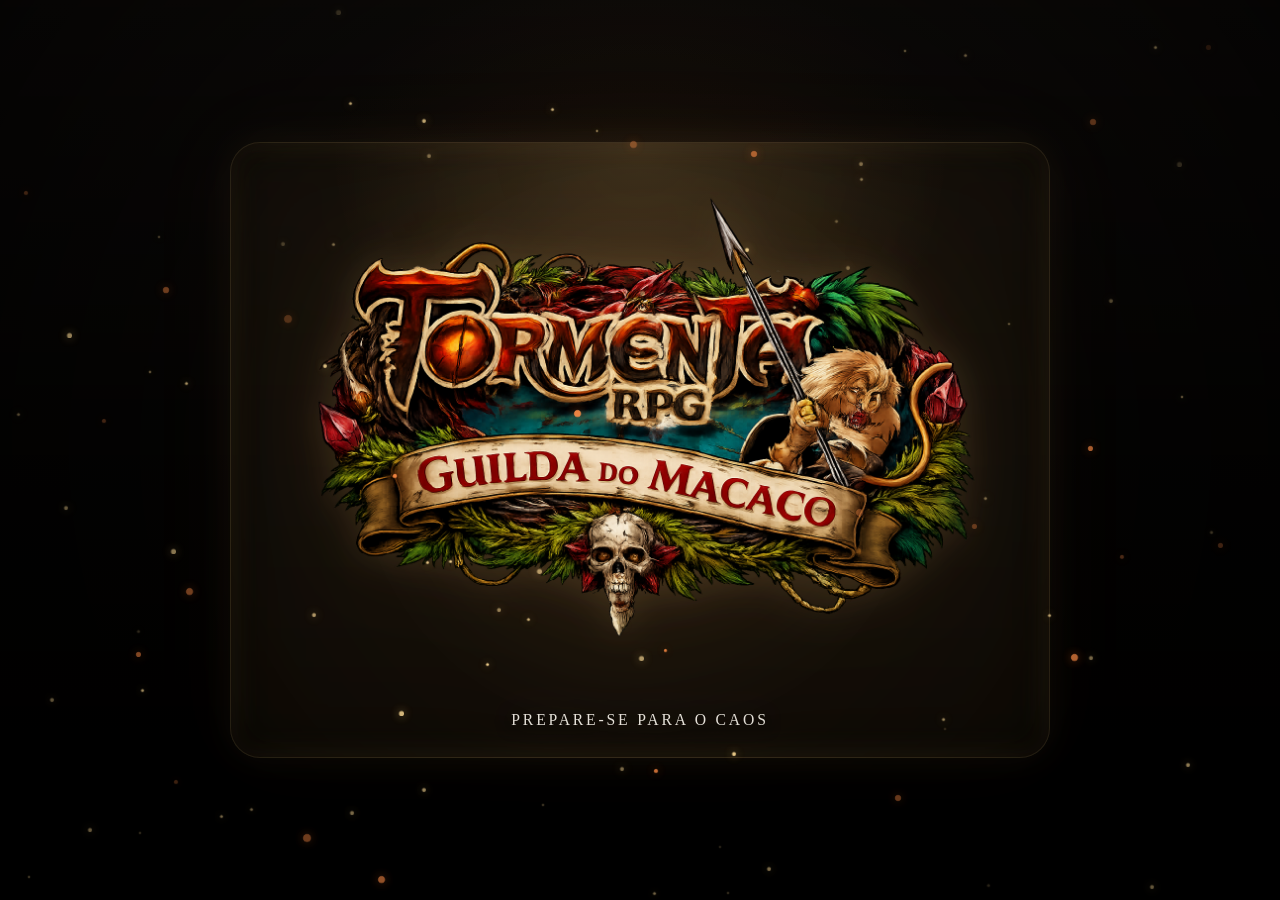
<file: index.html>
<!DOCTYPE html>
<html lang="pt-BR">
<head>
  <meta charset="UTF-8" />
  <meta name="viewport" content="width=device-width, initial-scale=1.0" />
  <title>Tormenta RPG - Guilda do Macaco</title>
  <style>
    :root {
      --bg-1: #050403;
      --bg-2: #100d0b;
      --gold: rgba(255, 220, 150, 0.95);
      --ember: rgba(255, 140, 70, 0.95);
      --shadow: rgba(0, 0, 0, 0.7);
    }

    * {
      margin: 0;
      padding: 0;
      box-sizing: border-box;
    }

    html, body {
      width: 100%;
      min-height: 100%;
      overflow-x: hidden;
      overflow-y: auto;
      font-family: Georgia, 'Times New Roman', serif;
      background:
        radial-gradient(circle at center, rgba(255, 220, 150, 0.08), transparent 24%),
        radial-gradient(circle at 50% 30%, rgba(120, 70, 20, 0.18), transparent 38%),
        linear-gradient(180deg, var(--bg-2), var(--bg-1));
    }

    .intro {
      position: fixed;
      inset: 0;
      display: flex;
      align-items: center;
      justify-content: center;
      padding: 0 18px;
      background:
        radial-gradient(circle at center, rgba(255, 232, 180, 0.10), transparent 18%),
        radial-gradient(circle at center, rgba(255, 196, 104, 0.06), transparent 34%),
        linear-gradient(180deg, rgba(0,0,0,.12), rgba(0,0,0,.88));
      opacity: 0;
      animation: appear 1.2s ease forwards;
      z-index: 1;
    }

    .intro {
      position: fixed;
      inset: 0;
      display: flex;
      align-items: center;
      justify-content: center;
      background:
        radial-gradient(circle at center, rgba(255, 232, 180, 0.10), transparent 18%),
        radial-gradient(circle at center, rgba(255, 196, 104, 0.06), transparent 34%),
        linear-gradient(180deg, rgba(0,0,0,.12), rgba(0,0,0,.88));
      opacity: 0;
      animation: appear 1.2s ease forwards;
      z-index: 1;
    }

    .intro::before {
      content: "";
      position: absolute;
      inset: 0;
      background:
        radial-gradient(circle at center, rgba(255, 220, 150, 0.12), transparent 16%),
        radial-gradient(circle at center, rgba(255, 150, 70, 0.08), transparent 36%);
      pointer-events: none;
      z-index: 0;
    }

    .logo-wrap {
      position: relative;
      z-index: 3;
      display: flex;
      flex-direction: column;
      align-items: center;
      justify-content: center;
      animation: floatIn 1.4s ease forwards, logoPulse 3.5s ease-in-out infinite;
      filter: drop-shadow(0 0 18px rgba(255, 210, 120, 0.24))
              drop-shadow(0 0 44px rgba(255, 150, 80, 0.12));
      padding: 30px 28px 26px;
      border-radius: 30px;
      background: rgba(7, 5, 3, 0.24);
      border: 1px solid rgba(255, 220, 150, 0.12);
      backdrop-filter: blur(14px);
      max-width: min(90vw, 820px);
      width: 100%;
      gap: 18px;
      overflow: hidden;
    }

    .logo-wrap::before {
      content: '';
      position: absolute;
      inset: 0;
      background: radial-gradient(circle at top, rgba(255, 210, 130, 0.12), transparent 42%);
      pointer-events: none;
      z-index: 0;
    }

    .logo-img {
      max-width: min(72vw, 760px);
      max-height: 58vh;
      width: auto;
      height: auto;
      opacity: 0;
      transform: translateY(12px) scale(0.98);
      animation: textRise 1.35s ease forwards;
      animation-delay: 0.15s;
      user-select: none;
      -webkit-user-drag: none;
      image-rendering: auto;
      z-index: 1;
    }

    .subtitle {
      margin-top: 10px;
      color: rgba(247, 243, 234, 0.92);
      font-size: 0.98rem;
      letter-spacing: 0.18em;
      text-transform: uppercase;
      text-shadow: 0 2px 16px rgba(0, 0, 0, 0.75);
      opacity: 0;
      animation: textRise 1.2s ease forwards;
      animation-delay: 0.6s;
      max-width: 92%;
      text-align: center;
      line-height: 1.5;
      z-index: 1;
    }

    .particles,
    .embers {
      position: fixed;
      inset: 0;
      pointer-events: none;
      overflow: hidden;
      z-index: 2;
    }

    .particles span,
    .embers span {
      position: absolute;
      display: block;
      border-radius: 50%;
      opacity: 0.7;
      will-change: transform, opacity;
    }

    .particles span {
      background: var(--gold);
      box-shadow: 0 0 10px rgba(255, 210, 120, 0.75);
      animation: driftUp linear infinite;
    }

    .embers span {
      background: var(--ember);
      box-shadow: 0 0 10px rgba(255, 120, 50, 0.65);
      animation: emberRise ease-in infinite;
      filter: blur(0.2px);
    }

    .vignette {
      position: fixed;
      inset: 0;
      z-index: 4;
      pointer-events: none;
      background: radial-gradient(circle at center, transparent 36%, rgba(0,0,0,.58) 100%);
    }

    .fadeOut {
      animation: fadeAway 1.4s ease forwards;
    }

    @keyframes appear {
      from { opacity: 0; }
      to { opacity: 1; }
    }

    @keyframes floatIn {
      0% { opacity: 0; transform: translateY(22px) scale(0.94); }
      100% { opacity: 1; transform: translateY(0) scale(1); }
    }

    @keyframes textRise {
      0% { opacity: 0; transform: translateY(22px); filter: blur(4px); }
      100% { opacity: 1; transform: translateY(0); filter: blur(0); }
    }

    @keyframes logoPulse {
      0%, 100% { transform: scale(1); }
      50% { transform: scale(1.018); }
    }

    @keyframes driftUp {
      from { transform: translateY(110vh) translateX(0) scale(0.8); opacity: 0; }
      15% { opacity: 0.85; }
      to { transform: translateY(-14vh) translateX(18px) scale(1.1); opacity: 0; }
    }

    @keyframes emberRise {
      from { transform: translateY(108vh) translateX(0) scale(0.7); opacity: 0; }
      20% { opacity: 0.85; }
      100% { transform: translateY(-18vh) translateX(-30px) scale(1.25); opacity: 0; }
    }

    @keyframes fadeAway {
      from { opacity: 1; filter: blur(0); transform: scale(1); }
      to { opacity: 0; filter: blur(10px); transform: scale(1.08); }
    }

    @media (max-width: 768px) {
      .logo-wrap {
        padding: 24px 18px 20px;
      }

      .logo-img { max-height: 48vh; max-width: 86vw; }
      .subtitle { letter-spacing: .14em; font-size: .82rem; }
    }

    @media (max-width: 600px) {
      .logo-wrap {
        padding: 20px 16px 18px;
      }

      .logo-img { max-width: 92vw; max-height: 42vh; }
      .subtitle { font-size: .78rem; }
    }

    @media (max-width: 480px) {
      .logo-wrap {
        padding: 18px 14px 16px;
      }

      .logo-img { max-height: 34vh; max-width: 92vw; }
      .subtitle { font-size: .68rem; }
    }
  </style>
</head>
<body>
  <div class="intro" id="intro">
    <div class="logo-wrap">
      <img id="logo" class="logo-img" src="Img/TormentaLOGO.png" alt="Tormenta RPG - Guilda do Macaco" />
      <div class="subtitle">Prepare-se para o Caos</div>
    </div>
  </div>

  <div class="particles" id="particles"></div>
  <div class="embers" id="embers"></div>
  <div class="vignette"></div>

  <script>
    const intro = document.getElementById('intro');
    const particles = document.getElementById('particles');
    const embers = document.getElementById('embers');
    const logo = document.getElementById('logo');

    function createParticles(container, count, minSize, maxSize, minDuration, maxDuration, className) {
      for (let i = 0; i < count; i++) {
        const el = document.createElement('span');
        const size = minSize + Math.random() * (maxSize - minSize);
        const duration = minDuration + Math.random() * (maxDuration - minDuration);
        const delay = Math.random() * -maxDuration;

        el.className = className;
        el.style.left = Math.random() * 100 + 'vw';
        el.style.top = Math.random() * 100 + 'vh';
        el.style.width = size + 'px';
        el.style.height = size + 'px';
        el.style.animationDuration = duration + 's';
        el.style.animationDelay = delay + 's';
        el.style.opacity = (0.25 + Math.random() * 0.75).toFixed(2);

        container.appendChild(el);
      }
    }

    function createGlowBurst() {
      for (let i = 0; i < 14; i++) {
        const glow = document.createElement('span');
        const size = 3 + Math.random() * 7;
        glow.style.position = 'fixed';
        glow.style.left = (45 + Math.random() * 10) + 'vw';
        glow.style.top = (35 + Math.random() * 30) + 'vh';
        glow.style.width = size + 'px';
        glow.style.height = size + 'px';
        glow.style.borderRadius = '50%';
        glow.style.background = 'rgba(255, 220, 150, 0.95)';
        glow.style.boxShadow = '0 0 12px rgba(255, 210, 120, 0.9)';
        glow.style.pointerEvents = 'none';
        glow.style.zIndex = '3';
        glow.style.animation = `glowPop ${1.2 + Math.random() * 1.2}s ease-out forwards`;
        document.body.appendChild(glow);

        setTimeout(() => glow.remove(), 2600);
      }
    }

    const extraStyle = document.createElement('style');
    extraStyle.textContent = `
      @keyframes glowPop {
        0%   { transform: scale(0.4); opacity: 0; }
        20%  { opacity: 1; }
        100% { transform: scale(2.8); opacity: 0; }
      }
    `;
    document.head.appendChild(extraStyle);

    function removeWhiteBackground(imageElement, threshold = 245) {
      return new Promise((resolve) => {
        const img = new Image();
        img.crossOrigin = 'anonymous';
        img.src = imageElement.src;

        img.onload = () => {
          try {
            const canvas = document.createElement('canvas');
            const ctx = canvas.getContext('2d', { willReadFrequently: true });
            canvas.width = img.naturalWidth;
            canvas.height = img.naturalHeight;

            ctx.drawImage(img, 0, 0);
            const imageData = ctx.getImageData(0, 0, canvas.width, canvas.height);
            const data = imageData.data;

            for (let i = 0; i < data.length; i += 4) {
              const r = data[i];
              const g = data[i + 1];
              const b = data[i + 2];
              const a = data[i + 3];

              const isNearWhite = r >= threshold && g >= threshold && b >= threshold;
              if (a > 0 && isNearWhite) {
                data[i + 3] = 0;
              }
            }

            ctx.putImageData(imageData, 0, 0);
            imageElement.src = canvas.toDataURL('image/png');
            resolve(true);
          } catch (err) {
            resolve(false);
          }
        };

        img.onerror = () => resolve(false);
      });
    }

    createParticles(particles, 70, 2, 5, 5, 11, 'particle');
    createParticles(embers, 24, 3, 8, 3.2, 6.8, 'ember');
    createGlowBurst();

    const esperaTotal = 5000;
    const tempoDeSumir = 1400;

    window.addEventListener('load', async () => {
      await removeWhiteBackground(logo, 246);

      setTimeout(() => {
        intro.classList.add('fadeOut');

        setTimeout(() => {
          window.location.href = 'Visualizar-Fichas/Fichas.html';
        }, tempoDeSumir);
      }, esperaTotal);
    });
  </script>
</body>
</html>
</file>
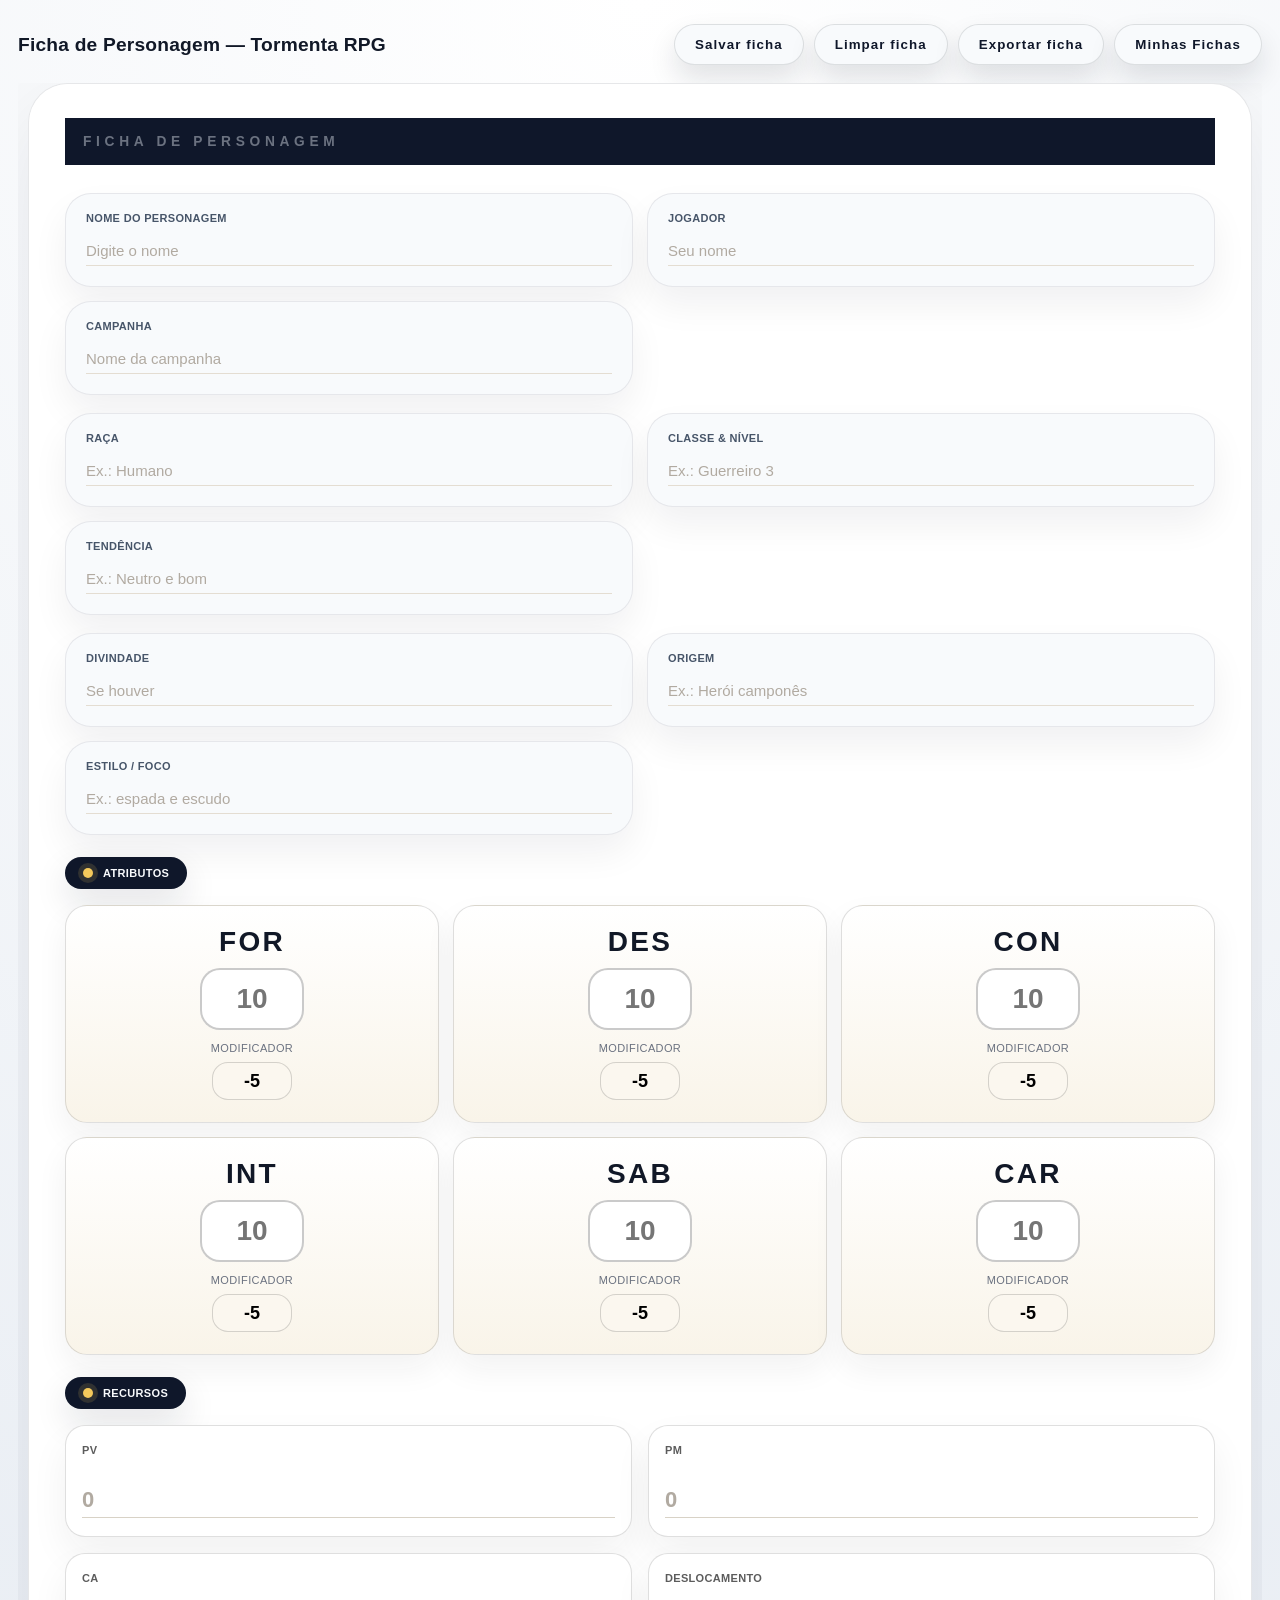
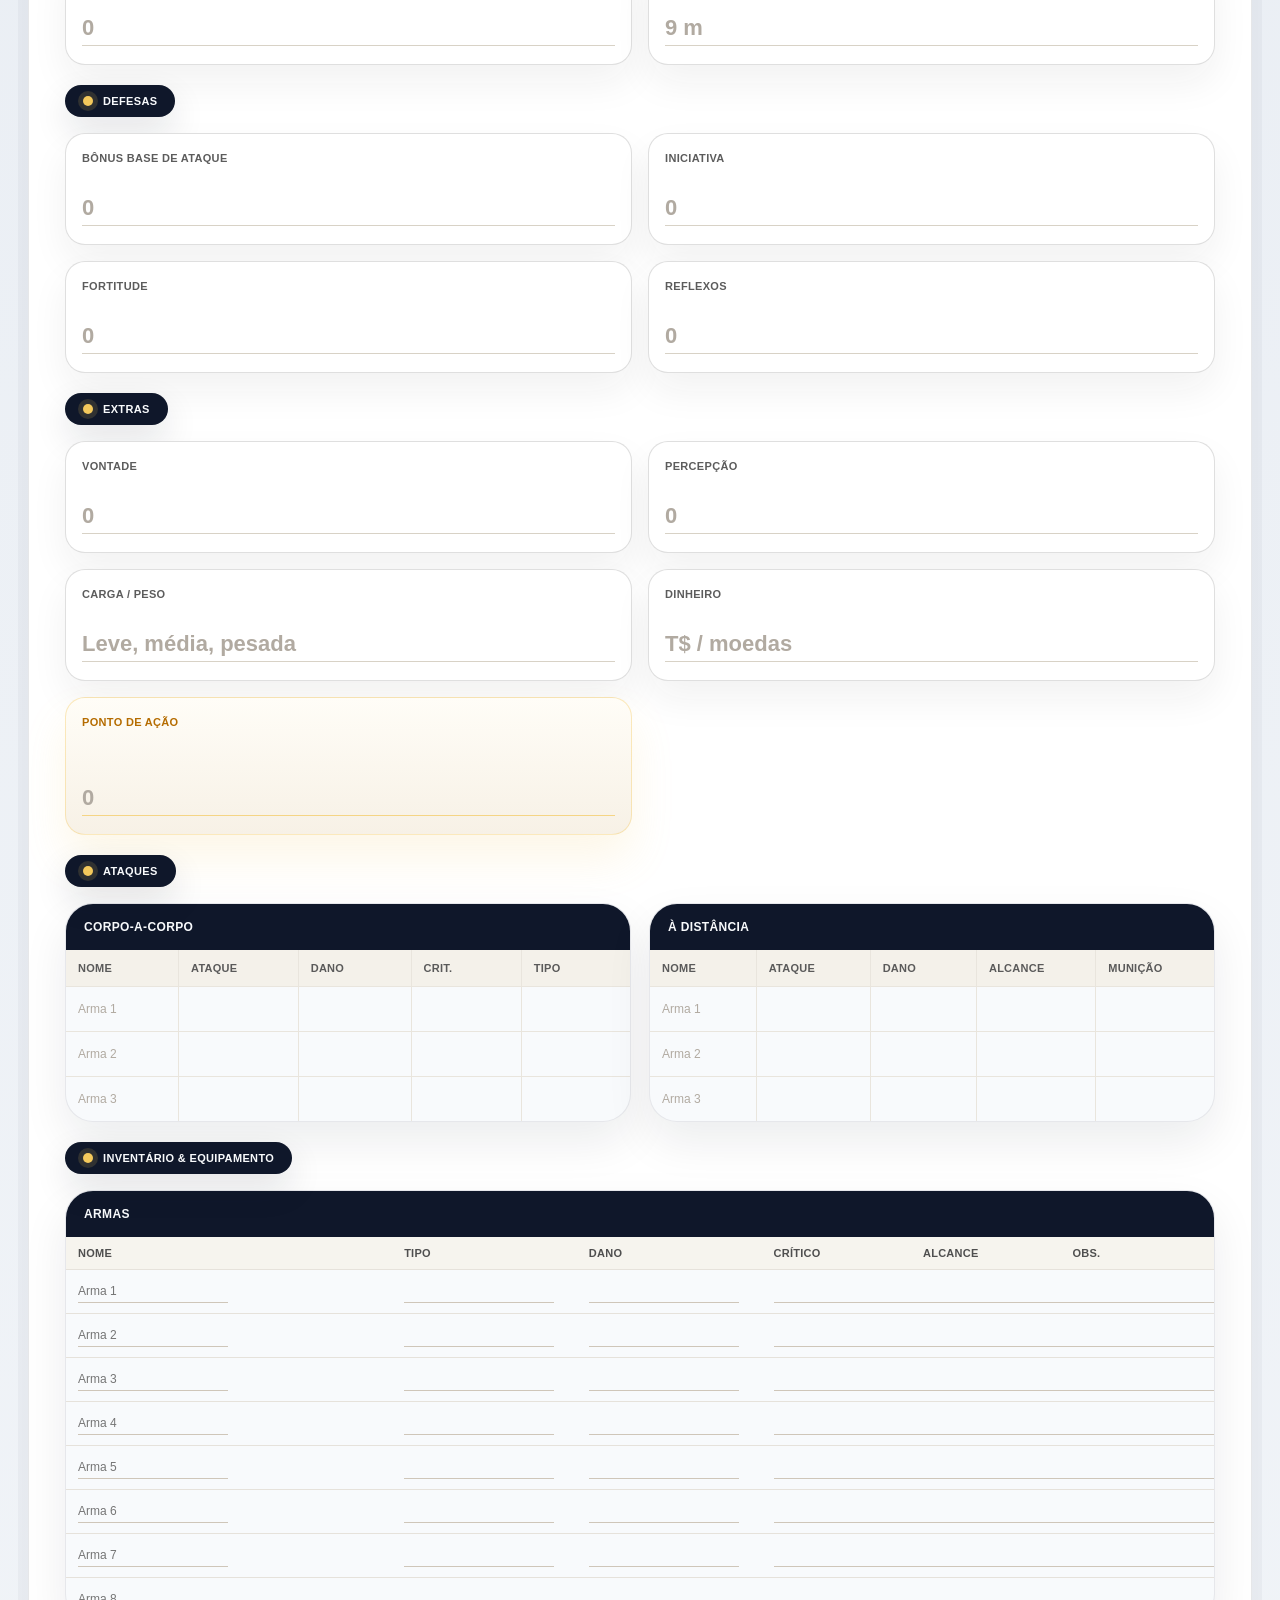
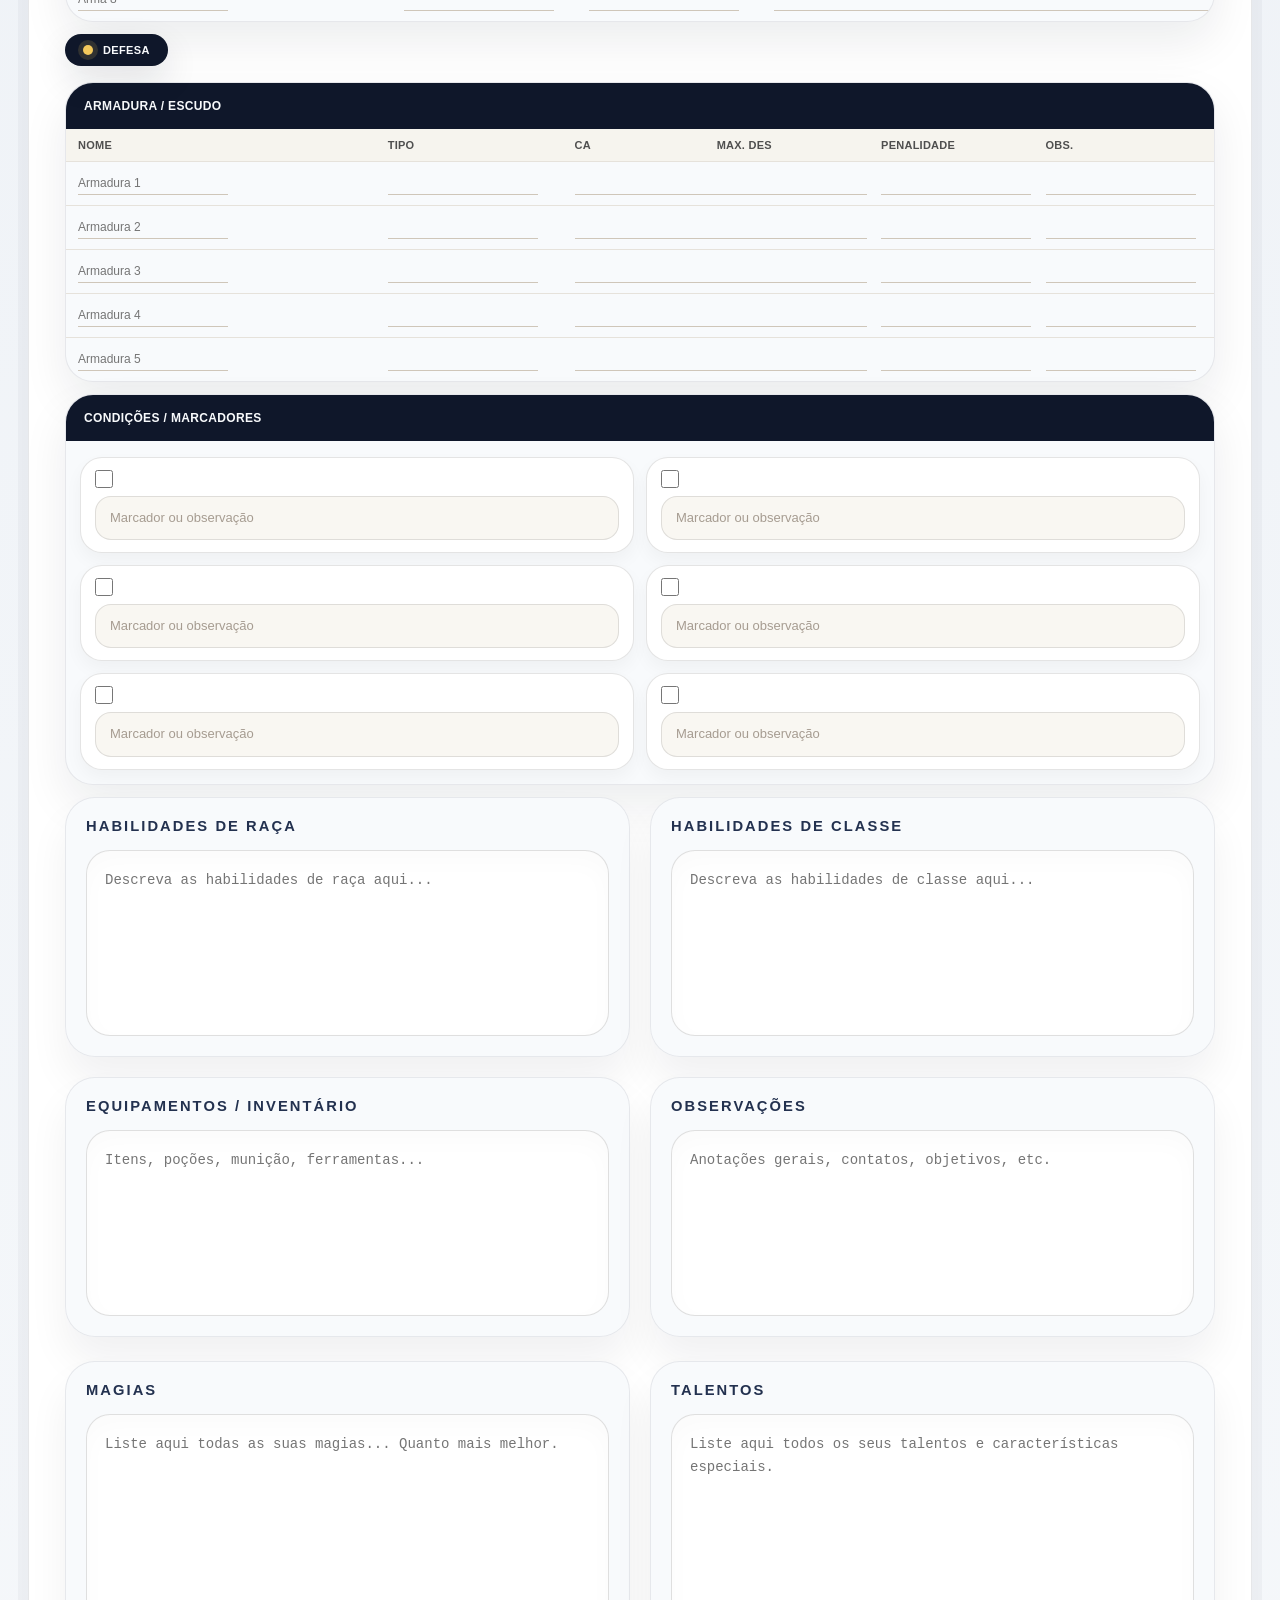
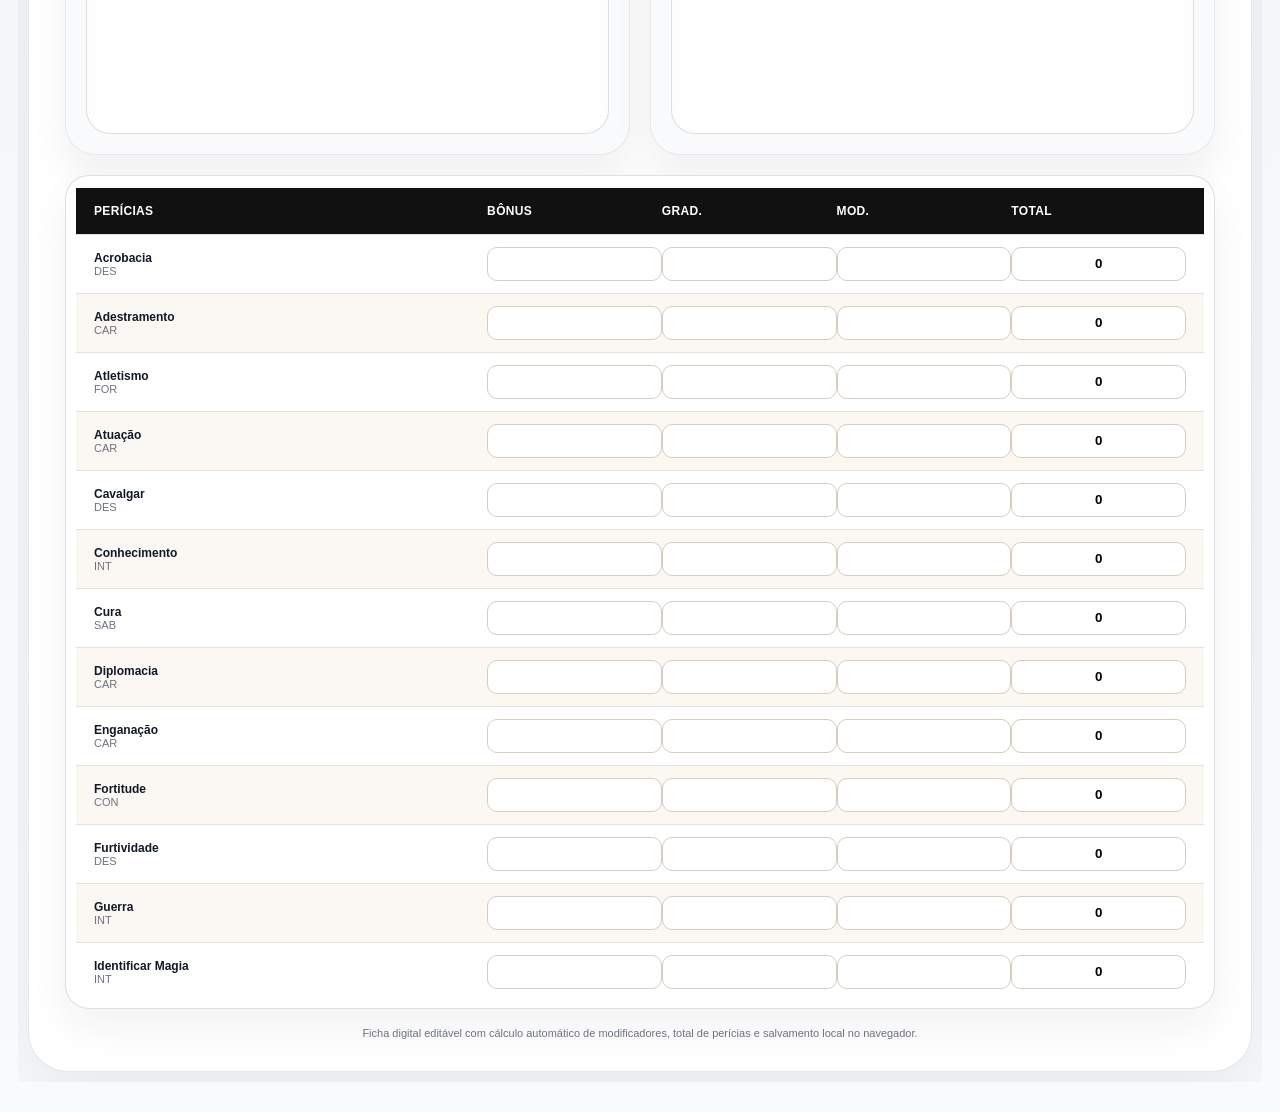
<file: FIchasTela/Tormenta.html>
<!doctype html>
<html lang="pt-BR">
<head>
  <meta charset="utf-8" />
  <meta name="viewport" content="width=device-width, initial-scale=1" />
  <title>Ficha de Personagem — Tormenta RPG</title>

  <!-- Arquivo de estilos -->
  <link rel="stylesheet" href="Tormenta.css" />
</head>
<body>
  <!-- Área principal da aplicação -->
  <div class="app">

    <!-- Barra superior com título e botões -->
    <div class="toolbar">
      <h1>Ficha de Personagem — Tormenta RPG</h1>

      <div class="actions">
        <button class="secondary" type="button" id="btnSave">Salvar ficha</button>
        <button class="secondary" type="button" id="btnClear">Limpar ficha</button>
        <button class="secondary" type="button" id="btnExport">Exportar ficha</button>
        <button class="secondary" type="button" onclick="window.location.href='../Visualizar-Fichas/Fichas.html'">Minhas Fichas</button>
      </div>
    </div>

    <!-- Área com rolagem horizontal caso a tela seja pequena -->
    <div class="sheet-wrap">
      <!-- Formulário principal da ficha -->
      <form class="sheet" id="characterSheet">

        <!-- Cabeçalho com campos principais -->
        <div class="header">
          <div class="hero-card">
            <div class="card-head">Ficha de Personagem</div>

            <!-- Primeira linha de campos -->
            <div class="top-grid">
              <div class="field">
                <label for="personagem">Nome do personagem</label>
                <input id="personagem" name="personagem" type="text" placeholder="Digite o nome" />
              </div>

              <div class="field">
                <label for="jogador">Jogador</label>
                <input id="jogador" name="jogador" type="text" placeholder="Seu nome" />
              </div>

              <div class="field">
                <label for="campanha">Campanha</label>
                <input id="campanha" name="campanha" type="text" placeholder="Nome da campanha" />
              </div>
            </div>

            <!-- Segunda linha de campos -->
            <div class="top-grid">
              <div class="field">
                <label for="raca">Raça</label>
                <input id="raca" name="raca" type="text" placeholder="Ex.: Humano" />
              </div>

              <div class="field">
                <label for="classeNivel">Classe &amp; nível</label>
                <input id="classeNivel" name="classeNivel" type="text" placeholder="Ex.: Guerreiro 3" />
              </div>

              <div class="field">
                <label for="tendencia">Tendência</label>
                <input id="tendencia" name="tendencia" type="text" placeholder="Ex.: Neutro e bom" />
              </div>
            </div>

            <!-- Terceira linha de campos -->
            <div class="top-grid">
              <div class="field">
                <label for="divindade">Divindade</label>
                <input id="divindade" name="divindade" type="text" placeholder="Se houver" />
              </div>

              <div class="field">
                <label for="origem">Origem</label>
                <input id="origem" name="origem" type="text" placeholder="Ex.: Herói camponês" />
              </div>

              <div class="field">
                <label for="foco">Estilo / foco</label>
                <input id="foco" name="foco" type="text" placeholder="Ex.: espada e escudo" />
              </div>
            </div>
          </div>
        </div>

        <!-- Seção de atributos -->
        <div class="section-title">Atributos</div>
        <div class="ability-grid" id="abilities"></div>

        <!-- Seção de recursos -->
        <div class="section-title">Recursos</div>
        <div class="quick-stats">
          <div class="mini">
            <label for="pv">PV</label>
            <input id="pv" name="pv" type="number" placeholder="0" />
          </div>

          <div class="mini">
            <label for="pm">PM</label>
            <input id="pm" name="pm" type="number" placeholder="0" />
          </div>

          <div class="mini">
            <label for="ca">CA</label>
            <input id="ca" name="ca" type="number" placeholder="0" />
          </div>

          <div class="mini">
            <label for="deslocamento">Deslocamento</label>
            <input id="deslocamento" name="deslocamento" type="text" placeholder="9 m" />
          </div>
        </div>

        <!-- Seção de defesas -->
        <div class="section-title">Defesas</div>
        <div class="quick-stats">
          <div class="mini">
            <label for="bba">Bônus Base de Ataque</label>
            <input id="bba" name="bba" type="number" placeholder="0" />
          </div>

          <div class="mini">
            <label for="iniciativa">Iniciativa</label>
            <input id="iniciativa" name="iniciativa" type="number" placeholder="0" />
          </div>

          <div class="mini">
            <label for="fortitude">Fortitude</label>
            <input id="fortitude" name="fortitude" type="number" placeholder="0" />
          </div>

          <div class="mini">
            <label for="reflexos">Reflexos</label>
            <input id="reflexos" name="reflexos" type="number" placeholder="0" />
          </div>
        </div>

        <!-- Seção de extras -->
        <div class="section-title">Extras</div>
        <div class="quick-stats">
          <div class="mini">
            <label for="vontade">Vontade</label>
            <input id="vontade" name="vontade" type="number" placeholder="0" />
          </div>

          <div class="mini">
            <label for="percepcao">Percepção</label>
            <input id="percepcao" name="percepcao" type="number" placeholder="0" />
          </div>

          <div class="mini">
            <label for="carga">Carga / peso</label>
            <input id="carga" name="carga" type="text" placeholder="Leve, média, pesada" />
          </div>

          <div class="mini">
            <label for="dinheiro">Dinheiro</label>
            <input id="dinheiro" name="dinheiro" type="text" placeholder="T$ / moedas" />
          </div>

          <!-- Campo destacado para Ponto de Ação -->
          <div class="mini action-point">
            <label for="ponto_acao">Ponto de Ação</label>
            <input id="ponto_acao" name="ponto_acao" type="number" placeholder="0" />
          </div>
        </div>

        <!-- Seção de ataques -->
        <div class="section-title">Ataques</div>
        <div class="combat-grid">
          <div class="table-card">
            <div class="card-head">Corpo-a-corpo</div>
            <table>
              <thead>
                <tr>
                  <th>Nome</th><th>Ataque</th><th>Dano</th><th>Crit.</th><th>Tipo</th>
                </tr>
              </thead>
              <tbody>
                <tr>
                  <td><input type="text" name="cc_nome_1" placeholder="Arma 1" /></td>
                  <td><input type="text" name="cc_ataque_1" /></td>
                  <td><input type="text" name="cc_dano_1" /></td>
                  <td><input type="text" name="cc_crit_1" /></td>
                  <td><input type="text" name="cc_tipo_1" /></td>
                </tr>
                <tr>
                  <td><input type="text" name="cc_nome_2" placeholder="Arma 2" /></td>
                  <td><input type="text" name="cc_ataque_2" /></td>
                  <td><input type="text" name="cc_dano_2" /></td>
                  <td><input type="text" name="cc_crit_2" /></td>
                  <td><input type="text" name="cc_tipo_2" /></td>
                </tr>
                <tr>
                  <td><input type="text" name="cc_nome_3" placeholder="Arma 3" /></td>
                  <td><input type="text" name="cc_ataque_3" /></td>
                  <td><input type="text" name="cc_dano_3" /></td>
                  <td><input type="text" name="cc_crit_3" /></td>
                  <td><input type="text" name="cc_tipo_3" /></td>
                </tr>
              </tbody>
            </table>
          </div>

          <div class="table-card">
            <div class="card-head">À distância</div>
            <table>
              <thead>
                <tr>
                  <th>Nome</th><th>Ataque</th><th>Dano</th><th>Alcance</th><th>Munição</th>
                </tr>
              </thead>
              <tbody>
                <tr>
                  <td><input type="text" name="dist_nome_1" placeholder="Arma 1" /></td>
                  <td><input type="text" name="dist_ataque_1" /></td>
                  <td><input type="text" name="dist_dano_1" /></td>
                  <td><input type="text" name="dist_alcance_1" /></td>
                  <td><input type="text" name="dist_municao_1" /></td>
                </tr>
                <tr>
                  <td><input type="text" name="dist_nome_2" placeholder="Arma 2" /></td>
                  <td><input type="text" name="dist_ataque_2" /></td>
                  <td><input type="text" name="dist_dano_2" /></td>
                  <td><input type="text" name="dist_alcance_2" /></td>
                  <td><input type="text" name="dist_municao_2" /></td>
                </tr>
                <tr>
                  <td><input type="text" name="dist_nome_3" placeholder="Arma 3" /></td>
                  <td><input type="text" name="dist_ataque_3" /></td>
                  <td><input type="text" name="dist_dano_3" /></td>
                  <td><input type="text" name="dist_alcance_3" /></td>
                  <td><input type="text" name="dist_municao_3" /></td>
                </tr>
              </tbody>
            </table>
          </div>
        </div>

        <!-- Seção de inventário e equipamento -->
        <div class="section-title">Inventário &amp; Equipamento</div>

        <!-- Lista de armas -->
        <div class="table-card armas" style="margin-bottom:12px;">
          <div class="card-head">Armas</div>
          <div class="grid-row head">
            <div>Nome</div><div>Tipo</div><div>Dano</div><div>Crítico</div><div>Alcance</div><div>Obs.</div>
          </div>
          <div id="armasRows"></div>
        </div>

        <!-- Coluna dupla: defesa e perícias -->
        <div class="two-col">
          <div>
            <div class="section-title">Defesa</div>

            <!-- Lista de armaduras -->
            <div class="table-card armaduras" style="margin-bottom:12px;">
              <div class="card-head">Armadura / Escudo</div>
              <div class="grid-row head">
                <div>Nome</div><div>Tipo</div><div>CA</div><div>Max. DES</div><div>Penalidade</div><div>Obs.</div>
              </div>
              <div id="armadurasRows"></div>
            </div>

            <!-- Marcadores e condições -->
            <div class="table-card" style="margin-bottom:12px;">
              <div class="card-head">Condições / marcadores</div>
              <div style="padding:12px 14px 14px;">
                <div class="checkbox-grid">
                  <label class="check">
                    <div class="check-label">
                      <input type="checkbox" name="marcador_1" />
                      <span></span>
                    </div>
                    <input class="marker-input" type="text" name="marcador_1_obs" placeholder="Marcador ou observação" />
                  </label>

                  <label class="check">
                    <div class="check-label">
                      <input type="checkbox" name="marcador_2" />
                      <span></span>
                    </div>
                    <input class="marker-input" type="text" name="marcador_2_obs" placeholder="Marcador ou observação" />
                  </label>

                  <label class="check">
                    <div class="check-label">
                      <input type="checkbox" name="marcador_3" />
                      <span></span>
                    </div>
                    <input class="marker-input" type="text" name="marcador_3_obs" placeholder="Marcador ou observação" />
                  </label>

                  <label class="check">
                    <div class="check-label">
                      <input type="checkbox" name="marcador_4" />
                      <span></span>
                    </div>
                    <input class="marker-input" type="text" name="marcador_4_obs" placeholder="Marcador ou observação" />
                  </label>

                  <label class="check">
                    <div class="check-label">
                      <input type="checkbox" name="marcador_5" />
                      <span></span>
                    </div>
                    <input class="marker-input" type="text" name="marcador_5_obs" placeholder="Marcador ou observação" />
                  </label>

                  <label class="check">
                    <div class="check-label">
                      <input type="checkbox" name="marcador_6" />
                      <span></span>
                    </div>
                    <input class="marker-input" type="text" name="marcador_6_obs" placeholder="Marcador ou observação" />
                  </label>
                </div>
              </div>
            </div>

            <!-- Blocos de texto -->
            <div class="notes-grid" style="margin-top:0;">
              <div class="panel">
                <h2>Habilidades de raça</h2>
                <div class="large-note">
                  <textarea name="habilidades_raca" placeholder="Descreva as habilidades de raça aqui..."></textarea>
                </div>
              </div>

              <div class="panel">
                <h2>Habilidades de classe</h2>
                <div class="large-note">
                  <textarea name="habilidades_classe" placeholder="Descreva as habilidades de classe aqui..."></textarea>
                </div>
              </div>
            </div>

            <div class="notes-grid">
              <div class="panel">
                <h2>Equipamentos / Inventário</h2>
                <div class="large-note">
                  <textarea name="inventario" placeholder="Itens, poções, munição, ferramentas..."></textarea>
                </div>
              </div>

              <div class="panel">
                <h2>Observações</h2>
                <div class="large-note">
                  <textarea name="observacoes" placeholder="Anotações gerais, contatos, objetivos, etc."></textarea>
                </div>
              </div>
            </div>

            <div class="notes-grid notes-grid--wide">
              <div class="panel">
                <h2>Magias</h2>
                <div class="large-note large-note--scroll">
                  <textarea name="magias" placeholder="Liste aqui todas as suas magias... Quanto mais melhor."></textarea>
                </div>
              </div>

              <div class="panel">
                <h2>Talentos</h2>
                <div class="large-note large-note--scroll">
                  <textarea name="talentos" placeholder="Liste aqui todos os seus talentos e características especiais."></textarea>
                </div>
              </div>
            </div>
          </div>

          <!-- Coluna das perícias -->
          <div>
            <div class="skills-wrap">
              <div class="skills-head">
                <div>Perícias</div>
                <div>Bônus</div>
                <div>Grad.</div>
                <div>Mod.</div>
                <div>Total</div>
              </div>
              <div class="skills-body" id="skillsBody"></div>
            </div>
          </div>
        </div>

        <!-- Rodapé -->
        <div class="footer">
          Ficha digital editável com cálculo automático de modificadores, total de perícias e salvamento local no navegador.
        </div>
      </form>
    </div>
  </div>

  <!-- Arquivo JavaScript -->
  <script src="Tormenta.js"></script>
</body>
</html>
</file>
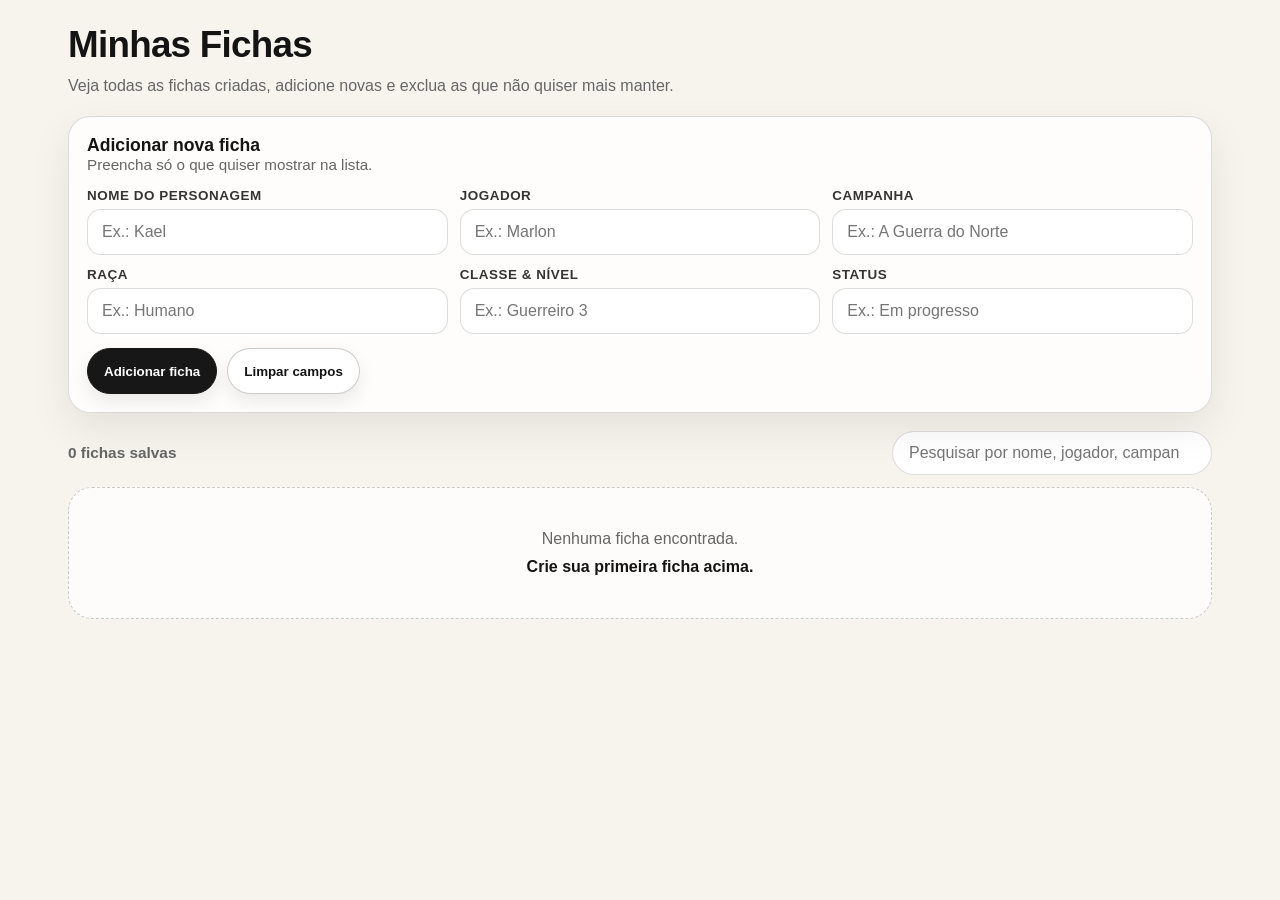
<file: Visualizar-Fichas/Fichas.html>
<!doctype html>
<html lang="pt-BR">
<head>
  <meta charset="utf-8" />
  <meta name="viewport" content="width=device-width, initial-scale=1" />
  <title>Minhas Fichas — Tormenta RPG</title>
  <style>
    :root {
      --bg: #f4f3ef;
      --card: #ffffff;
      --ink: #141414;
      --muted: #666;
      --line: rgba(20,20,20,.14);
      --line-strong: rgba(20,20,20,.22);
      --accent: #171717;
      --accent-soft: #2b2b2b;
      --success: #10b981;
      --danger: #ef4444;
      --radius: 22px;
      --shadow: 0 16px 42px rgba(0,0,0,.08);
    }

    * { box-sizing: border-box; }
    html, body { margin: 0; padding: 0; }
    body {
      font-family: Inter, Arial, Helvetica, sans-serif;
      min-height: 100vh;
      background: #f7f4ee;
      color: var(--ink);
    }

    .app {
      max-width: 1180px;
      margin: 0 auto;
      padding: 24px 18px 40px;
    }

    .toolbar {
      display: flex;
      justify-content: space-between;
      align-items: flex-end;
      gap: 16px;
      flex-wrap: wrap;
      margin-bottom: 18px;
    }

    .title-block h1 {
      margin: 0;
      font-size: clamp(1.5rem, 3vw, 2.3rem);
      letter-spacing: -.02em;
    }

    .title-block p {
      margin: 8px 0 0;
      color: var(--muted);
      max-width: 640px;
      line-height: 1.5;
    }

    .toolbar-actions {
      display: flex;
      gap: 10px;
      flex-wrap: wrap;
      align-items: center;
    }

    .button {
      appearance: none;
      border: 1px solid var(--accent);
      background: var(--accent);
      color: white;
      padding: 12px 16px;
      border-radius: 999px;
      font-weight: 800;
      cursor: pointer;
      box-shadow: 0 8px 18px rgba(0,0,0,.08);
      transition: transform .15s ease, opacity .15s ease, background .15s ease;
      text-decoration: none;
      display: inline-flex;
      align-items: center;
      justify-content: center;
      gap: 8px;
      min-height: 46px;
    }

    .button:hover { transform: translateY(-1px); opacity: .96; }
    .button.secondary {
      background: white;
      color: var(--ink);
      border-color: var(--line-strong);
    }

    .panel {
      background: rgba(255,255,255,.8);
      border: 1px solid var(--line);
      border-radius: var(--radius);
      box-shadow: var(--shadow);
      backdrop-filter: blur(8px);
    }

    .creator {
      padding: 18px;
      margin-bottom: 18px;
    }

    .creator-head {
      display: flex;
      justify-content: space-between;
      align-items: center;
      gap: 12px;
      flex-wrap: wrap;
      margin-bottom: 14px;
    }

    .creator-head h2 {
      margin: 0;
      font-size: 1.1rem;
    }

    .creator-head span {
      color: var(--muted);
      font-size: .95rem;
    }

    .grid {
      display: grid;
      grid-template-columns: repeat(3, minmax(0, 1fr));
      gap: 12px;
    }

    .field {
      display: flex;
      flex-direction: column;
      gap: 6px;
    }

    .field label {
      font-size: .84rem;
      font-weight: 800;
      text-transform: uppercase;
      letter-spacing: .04em;
      color: #343434;
    }

    .field input {
      width: 100%;
      border: 1px solid var(--line);
      border-radius: 14px;
      background: white;
      padding: 13px 14px;
      font-size: 1rem;
      outline: none;
      transition: border-color .15s ease, box-shadow .15s ease;
    }

    .field input:focus {
      border-color: var(--accent-soft);
      box-shadow: 0 0 0 4px rgba(23,23,23,.08);
    }

    .creator-actions {
      display: flex;
      gap: 10px;
      flex-wrap: wrap;
      margin-top: 14px;
    }

    .list-head {
      display: flex;
      justify-content: space-between;
      align-items: center;
      gap: 12px;
      flex-wrap: wrap;
      margin: 8px 0 12px;
    }

    .list-head .count {
      color: var(--muted);
      font-size: .96rem;
      font-weight: 700;
    }

    .search {
      min-width: min(100%, 320px);
    }

    .search input {
      width: 100%;
      border: 1px solid var(--line);
      border-radius: 999px;
      background: white;
      padding: 12px 16px;
      outline: none;
      font-size: 1rem;
    }

    .cards-grid {
      display: grid;
      gap: 14px;
    }

    .card {
      background: var(--card);
      border: 1px solid var(--line);
      border-radius: 24px;
      padding: 18px;
      box-shadow: var(--shadow);
      overflow: hidden;
      position: relative;
    }

    .card::before {
      content: "";
      position: absolute;
      inset: 0 auto auto 0;
      width: 100%;
      height: 6px;
      background: linear-gradient(90deg, var(--accent), #555);
    }

    .card-top {
      display: flex;
      justify-content: space-between;
      gap: 12px;
      align-items: flex-start;
      flex-wrap: wrap;
      margin-top: 8px;
    }

    .card h3 {
      margin: 0;
      font-size: 1.2rem;
      letter-spacing: -.01em;
    }

    .badge {
      display: inline-flex;
      align-items: center;
      gap: 6px;
      padding: 8px 12px;
      border-radius: 999px;
      background: #f4f4f2;
      color: #343434;
      font-size: .84rem;
      font-weight: 700;
      border: 1px solid rgba(0,0,0,.08);
      white-space: nowrap;
    }

    .meta-grid {
      display: grid;
      grid-template-columns: repeat(2, minmax(0, 1fr));
      gap: 10px 14px;
      margin-top: 16px;
    }

    .meta {
      padding: 12px 14px;
      border: 1px solid rgba(0,0,0,.08);
      border-radius: 16px;
      background: #fbfbfa;
    }

    .meta span {
      display: block;
      font-size: .78rem;
      text-transform: uppercase;
      letter-spacing: .05em;
      color: var(--muted);
      font-weight: 800;
      margin-bottom: 5px;
    }

    .meta strong {
      display: block;
      font-size: 1rem;
      word-break: break-word;
    }

    .card-actions {
      display: flex;
      justify-content: flex-end;
      gap: 10px;
      margin-top: 16px;
      flex-wrap: wrap;
    }

    .button.danger {
      background: var(--danger);
      border-color: var(--danger);
    }

    .button.small {
      min-height: 42px;
      padding: 10px 14px;
      font-size: .95rem;
    }

    .empty-state {
      text-align: center;
      padding: 42px 20px;
      border-radius: 24px;
      border: 1.5px dashed rgba(0,0,0,.2);
      background: rgba(255,255,255,.72);
      color: var(--muted);
    }

    .empty-state strong {
      display: block;
      color: var(--ink);
      margin-top: 10px;
    }

    .toast {
      position: fixed;
      right: 18px;
      bottom: 18px;
      z-index: 9999;
      padding: 14px 16px;
      border-radius: 14px;
      color: white;
      font-weight: 800;
      box-shadow: 0 14px 30px rgba(0,0,0,.18);
      transform: translateY(16px);
      opacity: 0;
      transition: opacity .2s ease, transform .2s ease;
      pointer-events: none;
      max-width: min(92vw, 360px);
    }

    .toast.show { opacity: 1; transform: translateY(0); }
    .toast.success { background: var(--success); }
    .toast.error { background: var(--danger); }
    .toast.info { background: #2563eb; }

    dialog {
      position: fixed;
      inset: 0;
      margin: auto;
      border: none;
      border-radius: 28px;
      padding: 0;
      width: min(92vw, 420px);
      max-width: 420px;
      max-height: calc(100vh - 40px);
      background: transparent;
      box-shadow: 0 32px 90px rgba(0,0,0,.18);
      overflow: hidden;
    }

    dialog::backdrop {
      background: rgba(15,23,42,.42);
      backdrop-filter: blur(2px);
    }

    .dialog-box {
      padding: 24px;
      background: #ffffff;
      border-radius: 28px;
      box-shadow: inset 0 0 0 1px rgba(15,23,42,.04);
    }

    .dialog-box h4 {
      margin: 0 0 8px;
      font-size: 1.15rem;
      color: var(--ink);
    }

    .dialog-box p {
      margin: 0 0 18px;
      color: #4f5461;
      line-height: 1.6;
    }

    .dialog-actions {
      display: flex;
      justify-content: flex-end;
      gap: 12px;
      flex-wrap: wrap;
    }

    .dialog-actions .button {
      min-width: 110px;
    }


    @media (max-width: 900px) {
      .grid { grid-template-columns: 1fr; }
      .meta-grid { grid-template-columns: 1fr; }
      .search { min-width: 100%; }
    }

    @media (max-width: 640px) {
      .app { padding: 16px 12px 28px; }
      .title-block p { font-size: .96rem; }
      .card, .creator { padding: 16px; border-radius: 20px; }
      .button { width: 100%; }
      .toolbar-actions { width: 100%; }
    }
  </style>
</head>
<body>
  <div class="app">
    <header class="toolbar">
      <div class="title-block">
        <h1>Minhas Fichas</h1>
        <p>Veja todas as fichas criadas, adicione novas e exclua as que não quiser mais manter.</p>
      </div>
    </header>

    <section class="panel creator" aria-label="Adicionar nova ficha">
      <div class="creator-head">
        <div>
          <h2>Adicionar nova ficha</h2>
          <span>Preencha só o que quiser mostrar na lista.</span>
        </div>
      </div>

      <form id="addFichaForm" autocomplete="off">
        <div class="grid">
          <div class="field">
            <label for="personagem">Nome do personagem</label>
            <input id="personagem" name="personagem" type="text" placeholder="Ex.: Kael" required />
          </div>
          <div class="field">
            <label for="jogador">Jogador</label>
            <input id="jogador" name="jogador" type="text" placeholder="Ex.: Marlon" required />
          </div>
          <div class="field">
            <label for="campanha">Campanha</label>
            <input id="campanha" name="campanha" type="text" placeholder="Ex.: A Guerra do Norte" required />
          </div>
          <div class="field">
            <label for="raca">Raça</label>
            <input id="raca" name="raca" type="text" placeholder="Ex.: Humano" />
          </div>
          <div class="field">
            <label for="classeNivel">Classe &amp; nível</label>
            <input id="classeNivel" name="classeNivel" type="text" placeholder="Ex.: Guerreiro 3" />
          </div>
          <div class="field">
            <label for="status">Status</label>
            <input id="status" name="status" type="text" placeholder="Ex.: Em progresso" />
          </div>
        </div>

        <div class="creator-actions">
          <button class="button" type="submit">Adicionar ficha</button>
          <button class="button secondary" type="button" id="btnClearForm">Limpar campos</button>
        </div>
      </form>
    </section>

    <div class="list-head">
      <div class="count" id="countText">0 fichas salvas</div>
      <div class="search">
        <input id="searchInput" type="search" placeholder="Pesquisar por nome, jogador, campanha..." />
      </div>
    </div>

    <main id="fichaList" class="cards-grid" aria-live="polite"></main>
  </div>

  <dialog id="confirmDialog">
    <div class="dialog-box">
      <h4>Excluir ficha?</h4>
      <p id="confirmText">Essa ação não pode ser desfeita.</p>
      <div class="dialog-actions">
        <button class="button secondary small" type="button" id="btnCancelDelete">Cancelar</button>
        <button class="button danger small" type="button" id="btnConfirmDelete">Excluir</button>
      </div>
    </div>
  </dialog>

  <div class="toast" id="toast"></div>

  <script>
    const STORAGE_KEY = 'tormenta_rpg_fichas_v2';

    const form = document.getElementById('addFichaForm');
    const fichaList = document.getElementById('fichaList');
    const searchInput = document.getElementById('searchInput');
    const countText = document.getElementById('countText');
    const toast = document.getElementById('toast');
    const confirmDialog = document.getElementById('confirmDialog');
    const confirmText = document.getElementById('confirmText');
    const btnConfirmDelete = document.getElementById('btnConfirmDelete');
    const btnCancelDelete = document.getElementById('btnCancelDelete');

    let fichaToDelete = null;
    let editingFichaId = null;

    function loadFichas() {
      const raw = localStorage.getItem(STORAGE_KEY);
      if (!raw) return [];
      try {
        const parsed = JSON.parse(raw);
        return Array.isArray(parsed) ? parsed : [];
      } catch {
        return [];
      }
    }

    function saveFichas(fichas) {
      localStorage.setItem(STORAGE_KEY, JSON.stringify(fichas));
    }

    function escapeHTML(value) {
      return String(value ?? '')
        .replaceAll('&', '&amp;')
        .replaceAll('<', '&lt;')
        .replaceAll('>', '&gt;')
        .replaceAll('"', '&quot;')
        .replaceAll("'", '&#39;');
    }

    function formatDate(iso) {
      if (!iso) return '-';
      const date = new Date(iso);
      return new Intl.DateTimeFormat('pt-BR', {
        day: '2-digit',
        month: '2-digit',
        year: 'numeric',
        hour: '2-digit',
        minute: '2-digit'
      }).format(date);
    }

    function showToast(message, type = 'success') {
      toast.className = `toast ${type}`;
      toast.textContent = message;
      toast.classList.add('show');
      clearTimeout(showToast._timer);
      showToast._timer = setTimeout(() => toast.classList.remove('show'), 2400);
    }

    function setEditMode(ficha) {
      editingFichaId = ficha.id;
      form.personagem.value = ficha.personagem || '';
      form.jogador.value = ficha.jogador || '';
      form.campanha.value = ficha.campanha || '';
      form.raca.value = ficha.raca || '';
      form.classeNivel.value = ficha.classeNivel || '';
      form.status.value = ficha.status || '';
      document.querySelector('#addFichaForm button[type="submit"]').textContent = 'Atualizar ficha';
      showToast('Modo edição ativado. Faça as alterações e salve.', 'info');
      form.personagem.focus();
    }

    function resetEditMode() {
      editingFichaId = null;
      document.querySelector('#addFichaForm button[type="submit"]').textContent = 'Adicionar ficha';
    }

    function createCard(ficha) {
      return `
        <article class="card" data-id="${ficha.id}">
          <div class="card-top">
            <div>
              <h3>${escapeHTML(ficha.personagem || 'Ficha sem nome')}</h3>
              <div class="badge" style="margin-top:10px;">Criada em ${formatDate(ficha.createdAt)}</div>
            </div>
            <div class="badge">${escapeHTML(ficha.status || 'Sem status')}</div>
          </div>

          <div class="meta-grid">
            <div class="meta">
              <span>Jogador</span>
              <strong>${escapeHTML(ficha.jogador || '-')}</strong>
            </div>
            <div class="meta">
              <span>Campanha</span>
              <strong>${escapeHTML(ficha.campanha || '-')}</strong>
            </div>
            <div class="meta">
              <span>Raça</span>
              <strong>${escapeHTML(ficha.raca || '-')}</strong>
            </div>
            <div class="meta">
              <span>Classe &amp; nível</span>
              <strong>${escapeHTML(ficha.classeNivel || '-')}</strong>
            </div>
          </div>

          <div class="card-actions">
            <button type="button" class="button small" data-edit="${ficha.id}">Editar</button>
            <button type="button" class="button secondary small" data-open="${ficha.id}">Abrir</button>
            <button type="button" class="button danger small" data-delete="${ficha.id}">Excluir</button>
          </div>
        </article>
      `;
    }

    function renderFichas() {
      const fichas = loadFichas();
      const term = searchInput.value.trim().toLowerCase();

      const filtered = fichas.filter((ficha) => {
        const text = [
          ficha.personagem,
          ficha.jogador,
          ficha.campanha,
          ficha.raca,
          ficha.classeNivel,
          ficha.status
        ].join(' ').toLowerCase();
        return text.includes(term);
      });

      countText.textContent = `${fichas.length} ficha${fichas.length === 1 ? '' : 's'} salva${fichas.length === 1 ? '' : 's'}` + (term ? ` · ${filtered.length} encontrada${filtered.length === 1 ? '' : 's'}` : '');

      if (!filtered.length) {
        fichaList.innerHTML = `
          <div class="empty-state">
            Nenhuma ficha encontrada.
            <strong>${fichas.length ? 'Tente outro termo de busca.' : 'Crie sua primeira ficha acima.'}</strong>
          </div>
        `;
        return;
      }

      fichaList.innerHTML = filtered.map(createCard).join('');
    }

    function openFicha(id) {
      localStorage.setItem('tormenta_rpg_selected_ficha_id', id);
      localStorage.removeItem('tormenta_rpg_ficha_v2');
      window.location.href = '../FIchasTela/Tormenta.html';
    }

    function downloadFicha(id) {
      const ficha = loadFichas().find(item => item.id === id);
      if (!ficha) {
        showToast('Ficha não encontrada para download.', 'error');
        return;
      }

      const filename = `ficha-${(ficha.personagem || 'sem-nome').replace(/[^a-zA-Z0-9-_]/g, '_')}.json`;
      const blob = new Blob([JSON.stringify(ficha, null, 2)], { type: 'application/json' });
      const url = URL.createObjectURL(blob);
      const link = document.createElement('a');
      link.href = url;
      link.download = filename;
      document.body.appendChild(link);
      link.click();
      link.remove();
      URL.revokeObjectURL(url);
      showToast('Download iniciado. Verifique a pasta de downloads.', 'success');
    }

    function openDeleteDialog(id) {
      fichaToDelete = id;
      const ficha = loadFichas().find(item => item.id === id);
      confirmText.textContent = ficha
        ? `Tem certeza que deseja excluir “${ficha.personagem || 'esta ficha'}”? Essa ação não pode ser desfeita.`
        : 'Tem certeza que deseja excluir esta ficha? Essa ação não pode ser desfeita.';
      confirmDialog.showModal();
    }

    function deleteFicha(id) {
      const fichas = loadFichas().filter(item => item.id !== id);
      saveFichas(fichas);
      renderFichas();
      showToast('Ficha excluída com sucesso.', 'success');
    }

    function handleAddFicha(event) {
      event.preventDefault();

      const personagem = form.personagem.value.trim();
      const jogador = form.jogador.value.trim();
      const campanha = form.campanha.value.trim();
      const raca = form.raca.value.trim();
      const classeNivel = form.classeNivel.value.trim();
      const status = form.status.value.trim();

      if (!personagem || !jogador || !campanha) {
        showToast('Preencha nome, jogador e campanha.', 'error');
        return;
      }

      const fichas = loadFichas();
      if (editingFichaId) {
        const index = fichas.findIndex(item => item.id === editingFichaId);
        if (index !== -1) {
          fichas[index] = {
            ...fichas[index],
            personagem,
            jogador,
            campanha,
            raca,
            classeNivel,
            status
          };
          saveFichas(fichas);
          renderFichas();
          showToast('Ficha atualizada com sucesso.', 'success');
          form.reset();
          resetEditMode();
          return;
        }
      }

      fichas.unshift({
        id: `${Date.now()}-${Math.random().toString(36).slice(2, 8)}`,
        personagem,
        jogador,
        campanha,
        raca,
        classeNivel,
        status,
        createdAt: new Date().toISOString()
      });

      saveFichas(fichas);
      form.reset();
      renderFichas();
      showToast('Ficha adicionada com sucesso.', 'success');
    }

    function clearForm() {
      form.reset();
      resetEditMode();
      form.personagem.focus();
    }

    form.addEventListener('submit', handleAddFicha);
    document.getElementById('btnClearForm').addEventListener('click', clearForm);
    searchInput.addEventListener('input', renderFichas);

    fichaList.addEventListener('click', (event) => {
      const deleteBtn = event.target.closest('[data-delete]');
      if (deleteBtn) {
        openDeleteDialog(deleteBtn.dataset.delete);
        return;
      }

      const editBtn = event.target.closest('[data-edit]');
      if (editBtn) {
        const ficha = loadFichas().find(item => item.id === editBtn.dataset.edit);
        if (ficha) setEditMode(ficha);
        return;
      }

      const openBtn = event.target.closest('[data-open]');
      if (openBtn) {
        openFicha(openBtn.dataset.open);
        return;
      }

      const downloadBtn = event.target.closest('[data-download]');
      if (downloadBtn) {
        downloadFicha(downloadBtn.dataset.download);
        return;
      }
    });

    btnCancelDelete.addEventListener('click', () => {
      fichaToDelete = null;
      confirmDialog.close();
    });

    btnConfirmDelete.addEventListener('click', () => {
      if (!fichaToDelete) return;
      deleteFicha(fichaToDelete);
      fichaToDelete = null;
      confirmDialog.close();
    });

    confirmDialog.addEventListener('click', (event) => {
      const rect = confirmDialog.getBoundingClientRect();
      const clickedInDialog = (
        rect.top <= event.clientY &&
        event.clientY <= rect.top + rect.height &&
        rect.left <= event.clientX &&
        event.clientX <= rect.left + rect.width
      );
      if (!clickedInDialog) confirmDialog.close();
    });

    renderFichas();
  </script>
</body>
</html>
</file>
<file: FIchasTela/Tormenta.css>
/* =========================
   VARIÁVEIS GLOBAIS
   Aqui ficam as cores e medidas
   usadas no restante do código.
   ========================= */
:root {
  --paper: #fbf8f5;
  --ink: #111827;
  --muted: #6b7280;
  --line: rgba(17,24,39,.12);
  --soft: #eef2ff;
  --soft2: #f8fafc;
  --panel: rgba(255,255,255,.92);
  --panel-strong: #ffffff;
  --accent: #0f172a;
  --accent-soft: #475569;
  --button: #0f172a;
  --button-soft: #f8fafc;
  --danger: #dc2626;
  --success: #16a34a;
  --radius: 24px;
  --shadow: 0 28px 90px rgba(15,23,42,.08);
}

/* =========================
   CONFIGURAÇÃO GERAL
   Remove espaçamentos padrões
   e define o estilo base.
   ========================= */
* {
  box-sizing: border-box;
}

html,
body {
  margin: 0;
  padding: 0;
}

body {
  font-family: Inter, Arial, Helvetica, sans-serif;
  background: radial-gradient(circle at top, rgba(255,255,255,.95), rgba(226,232,240,.7) 28%, rgba(248,250,252,1));
  color: var(--ink);
  min-height: 100vh;
}

/* =========================
   CONTAINER PRINCIPAL
   Centraliza a ficha na tela.
   ========================= */
.app {
  max-width: 1440px;
  margin: 0 auto;
  padding: 24px 18px 30px;
}

/* =========================
   TOPO DA PÁGINA
   Área do título e botões.
   ========================= */
.toolbar {
  display: flex;
  align-items: center;
  justify-content: space-between;
  flex-wrap: wrap;
  gap: 10px;
  margin-bottom: 18px;
}

.toolbar h1 {
  margin: 0;
  font-size: clamp(1.2rem, 1.5vw, 1.9rem);
  letter-spacing: .2px;
}

.actions {
  display: flex;
  gap: 10px;
  flex-wrap: wrap;
}

/* =========================
   BOTÕES
   Estilo geral dos botões.
   ========================= */
button {
  border: 1px solid transparent;
  background: var(--button);
  color: var(--button-soft);
  padding: 12px 20px;
  border-radius: 999px;
  cursor: pointer;
  font-weight: 800;
  letter-spacing: .08em;
  transition: transform .15s ease, opacity .15s ease, background .15s ease, box-shadow .15s ease;
  box-shadow: 0 14px 28px rgba(15,23,42,.12);
}

button:hover {
  transform: translateY(-1px);
  opacity: .98;
}

button.secondary {
  background: var(--button-soft);
  color: var(--button);
  border-color: var(--line);
}

/* =========================
   ÁREA DA FICHA
   O wrapper permite rolagem
   horizontal se necessário.
   ========================= */
.sheet-wrap {
  overflow-x: auto;
  padding: 0 10px 10px;
  -webkit-overflow-scrolling: touch;
}

.sheet {
  width: 100%;
  max-width: 1280px;
  min-height: 1580px;
  margin: 0 auto;
  background: var(--panel-strong);
  border: 1px solid rgba(15,23,42,.1);
  box-shadow: var(--shadow);
  padding: 34px 36px 32px;
  position: relative;
  border-radius: 40px;
  overflow: hidden;
}

/* Brilho suave no fundo da ficha */
.sheet::before {
  content: '';
  position: absolute;
  inset: 0;
  pointer-events: none;
  border-radius: 36px;
  background: radial-gradient(circle at top left, rgba(255,255,255,.72), transparent 34%);
}

.sheet-logo {
  position: absolute;
  top: 28px;
  right: 28px;
  width: 140px;
  max-width: 18%;
  opacity: .92;
  pointer-events: none;
  z-index: 0;
}

/* =========================
   CABEÇALHO
   Estrutura inicial da ficha.
   ========================= */
.header {
  display: block;
  margin-bottom: 22px;
  position: relative;
  z-index: 1;
}

.hero-card {
  display: grid;
  gap: 18px;
}

.hero-card .card-head {
  font-size: 0.86rem;
  font-weight: 900;
  letter-spacing: .34em;
  text-transform: uppercase;
  color: var(--muted);
  margin-bottom: 10px;
}

/* =========================
   CAMPOS DO TOPO
   Nome, jogador, campanha etc.
   ========================= */
.top-grid {
  display: grid;
  grid-template-columns: repeat(3, minmax(0, 1fr));
  gap: 14px;
}

.field,
.panel {
  border: 1px solid rgba(15,23,42,.08);
  border-radius: 26px;
  background: #f8fafc;
  padding: 18px 20px 20px;
  box-shadow: 0 18px 36px rgba(15,23,42,.06);
  min-width: 0;
}

.field label,
.panel h2,
.panel h3 {
  display: block;
  font-size: 11px;
  font-weight: 900;
  text-transform: uppercase;
  letter-spacing: .32px;
  margin-bottom: 10px;
  color: var(--accent-soft);
}

.field input,
.field select,
.field textarea,
.mini input,
.mini select {
  width: 100%;
  border: 0;
  outline: none;
  background: transparent;
  color: var(--ink);
  font-size: 15px;
  padding: 8px 0 6px;
  border-bottom: 1px solid #e4ddd2;
  border-radius: 0;
  min-width: 0;
}

.field textarea {
  min-height: 42px;
  resize: vertical;
  line-height: 1.35;
}

/* Remove setas de input número para visual mais limpo */
input[type="number"] {
  -moz-appearance: textfield;
  appearance: textfield;
}

input[type="number"]::-webkit-outer-spin-button,
input[type="number"]::-webkit-inner-spin-button {
  -webkit-appearance: none;
  margin: 0;
}


/* =========================
   TÍTULOS DE SEÇÃO
   Aquelas faixas escuras
   que separam cada área.
   ========================= */
.section-title {
  display: inline-flex;
  align-items: center;
  gap: 10px;
  background: var(--accent);
  color: var(--button-soft);
  padding: 10px 18px;
  border-radius: 999px;
  font-size: 11px;
  font-weight: 900;
  text-transform: uppercase;
  letter-spacing: .35px;
  margin-bottom: 16px;
  box-shadow: 0 14px 34px rgba(15,23,42,.12);
  position: relative;
  z-index: 1;
}

.section-title::before {
  content: '';
  width: 10px;
  height: 10px;
  border-radius: 50%;
  background: #f4c95c;
  box-shadow: 0 0 0 5px rgba(244,201,92,.14);
}

/* Placeholder mais suave */
.field input::placeholder,
.mini input::placeholder,
.table-card td input::placeholder,
.skill-row input::placeholder {
  color: #b1aaa1;
}

/* =========================
   ATRIBUTOS
   Área dos 6 atributos.
   ========================= */
.ability-grid {
  display: grid;
  grid-template-columns: repeat(6, minmax(0, 1fr));
  gap: 14px;
  margin-bottom: 22px;
  position: relative;
  z-index: 1;
}

.ability {
  border: 1.5px solid rgba(34,34,34,.14);
  border-radius: 22px;
  background: linear-gradient(180deg, #ffffff 0%, #f9f4e9 100%);
  padding: 22px 16px;
  text-align: center;
  min-height: 172px;
  box-shadow: 0 14px 32px rgba(34,34,34,.06);
  min-width: 0;
}

.abbr {
  font-size: 28px;
  font-weight: 900;
  line-height: 1;
  margin-bottom: 12px;
  letter-spacing: .08em;
}

.ability .score {
  width: 100%;
  max-width: 104px;
  height: 62px;
  font-size: 28px;
  font-weight: 900;
  text-align: center;
  border: 2px solid rgba(34,34,34,.24);
  border-radius: 20px;
  margin: 0 auto 12px;
  background: #fff;
  box-shadow: inset 0 0 0 1px rgba(255,255,255,.96);
}

.mod-label {
  font-size: 11px;
  text-transform: uppercase;
  letter-spacing: .38px;
  color: var(--muted);
  margin-bottom: 8px;
}

.ability .mod {
  width: 100%;
  max-width: 80px;
  height: 38px;
  font-size: 18px;
  font-weight: 800;
  text-align: center;
  border: 1.5px solid rgba(34,34,34,.18);
  border-radius: 16px;
  background: #fbf7ef;
}

/* =========================
   BLOCOS PEQUENOS
   PV, PM, CA, deslocamento etc.
   ========================= */
.quick-stats {
  display: grid;
  grid-template-columns: repeat(auto-fit, minmax(220px, 1fr));
  gap: 16px;
  margin-bottom: 20px;
  position: relative;
  z-index: 1;
}

.mini {
  display: flex;
  flex-direction: column;
  justify-content: space-between;
  border: 1.5px solid rgba(34,34,34,.14);
  border-radius: 20px;
  background: #ffffff;
  padding: 18px 16px;
  min-height: 112px;
  box-shadow: 0 18px 38px rgba(34,34,34,.06);
  min-width: 0;
}

.mini.action-point {
  background: linear-gradient(180deg, #fffdf7 0%, #f7f1e6 100%);
  border-color: rgba(244, 201, 92, .38);
  box-shadow: 0 24px 44px rgba(244, 201, 92, .14);
  min-height: 138px;
}

.mini.action-point label {
  color: #b56c00;
}

.mini.action-point input {
  border-bottom-color: rgba(244, 201, 92, .7);
}

.mini label {
  display: block;
  font-size: 11px;
  font-weight: 900;
  text-transform: uppercase;
  margin-bottom: 8px;
  letter-spacing: .32px;
  color: #5c5c5c;
}

.mini input {
  font-size: 22px;
  font-weight: 800;
  padding: 8px 0 4px;
  border-bottom: 1px solid #d8d2c6;
  background: transparent;
}

/* =========================
   COLUNAS PRINCIPAIS
   Parte central da ficha.
   ========================= */
.two-col {
  display: grid;
  grid-template-columns: 1.3fr 1fr;
  gap: 20px;
  align-items: start;
  margin-top: 8px;
  position: relative;
  z-index: 1;
  min-width: 0;
}

.combat-grid {
  display: grid;
  grid-template-columns: 1fr 1fr;
  gap: 18px;
  margin-bottom: 20px;
  min-width: 0;
}

/* =========================
   TABELAS
   Estrutura dos quadros.
   ========================= */
.table-card {
  border: 1px solid rgba(15,23,42,.08);
  border-radius: 28px;
  overflow: hidden;
  background: #f8fafc;
  box-shadow: 0 20px 46px rgba(15,23,42,.08);
  min-width: 0;
}

.card-head {
  background: var(--accent);
  color: var(--button-soft);
  padding: 16px 18px;
  font-size: 12px;
  font-weight: 900;
  text-transform: uppercase;
  letter-spacing: .35px;
}

table {
  width: 100%;
  border-collapse: collapse;
}

th,
td {
  border-bottom: 1px solid #e9e5dd;
  border-right: 1px solid #e9e5dd;
  padding: 12px 12px;
  font-size: 12px;
  vertical-align: middle;
}

th:last-child,
td:last-child {
  border-right: 0;
}

tr:last-child td {
  border-bottom: 0;
}

th {
  text-align: left;
  background: #f4f1ea;
  font-size: 11px;
  text-transform: uppercase;
  letter-spacing: .25px;
  color: #5a5a5a;
}

td input {
  width: 100%;
  border: 0;
  outline: none;
  background: transparent;
  font: inherit;
  padding: 3px 0;
  min-width: 0;
}

/* =========================
   LINHAS DINÂMICAS
   Usadas em armas e armaduras.
   ========================= */
.grid-row {
  display: grid;
  gap: 8px;
  padding: 10px 12px;
  border-top: 1px solid #e6e2db;
  align-items: center;
  min-width: 0;
}

.armas .grid-row {
  grid-template-columns: minmax(160px, 1.35fr) minmax(80px, .75fr) minmax(90px, .75fr) minmax(80px, .6fr) minmax(80px, .6fr) minmax(100px, .55fr);
}

.armaduras .grid-row {
  grid-template-columns: minmax(160px, 1.35fr) minmax(80px, .8fr) minmax(70px, .6fr) minmax(90px, .7fr) minmax(90px, .7fr) minmax(100px, .7fr);
}

.grid-row.head {
  background: #f6f4ee;
  border-top: 0;
  font-size: 11px;
  text-transform: uppercase;
  font-weight: 900;
  letter-spacing: .25px;
  color: #4f4f4f;
}

.grid-row input {
  border: 0;
  border-bottom: 1px solid #cfc6b9;
  outline: none;
  background: transparent;
  font-size: 12px;
  padding: 4px 0;
  min-width: 0;
}

/* =========================
   PERÍCIAS
   Tabela grande de habilidades.
   ========================= */
.skills-wrap {
  border: 1.5px solid rgba(34,34,34,.14);
  border-radius: 24px;
  overflow: hidden;
  background: white;
  min-height: 720px;
  box-shadow: 0 18px 40px rgba(34,34,34,.06);
  padding: 12px 10px 14px;
  width: 100%;
  min-width: 400px;
}

.skills-head,
.skill-row {
  display: grid;
  grid-template-columns: minmax(160px, 1.8fr) minmax(70px, .8fr) minmax(70px, .8fr) minmax(70px, .8fr) minmax(70px, .8fr);
  gap: 0;
  min-width: 0;
}

.skills-head {
  background: #111;
  color: white;
  padding: 16px 18px;
  font-size: 12px;
  font-weight: 900;
  text-transform: uppercase;
  letter-spacing: .35px;
}

.skills-body {
  max-height: 760px;
  overflow: auto;
  min-width: 0;
  scrollbar-width: none;
  -ms-overflow-style: none;
}

.skills-body::-webkit-scrollbar {
  width: 0;
  height: 0;
}

.skill-row {
  border-top: 1px solid #e6e2db;
  padding: 12px 18px;
  align-items: center;
}

.skill-row:nth-child(even) {
  background: #fbf8f3;
}

.skill-name {
  font-size: 12px;
  font-weight: 700;
}

.skill-attr {
  font-size: 11px;
  color: var(--muted);
}

.skill-row input {
  width: 100%;
  border: 1px solid #d6ccc0;
  border-radius: 10px;
  height: 34px;
  text-align: center;
  font-weight: 700;
  background: #fff;
  min-width: 0;
}

/* =========================
   NOTAS / TEXTOS LONGOS
   Áreas de texto maiores.
   ========================= */
.notes-grid {
  display: grid;
  grid-template-columns: 1fr 1fr;
  gap: 20px;
  margin-top: 20px;
  min-width: 0;
}

.notes-grid--wide {
  margin-top: 24px;
}

.notes-grid--wide .panel {
  min-height: 320px;
}

.large-note--scroll {
  max-height: 320px;
  overflow: auto;
}

.large-note--scroll textarea {
  min-height: 300px;
}

@media (max-width: 900px) {
  .large-note--scroll textarea {
    min-height: 240px;
  }
}

.panel {
  border: 1px solid rgba(15,23,42,.08);
  border-radius: 30px;
  background: rgba(248,250,252,.93);
  padding: 20px;
  box-shadow: 0 24px 40px rgba(15,23,42,.06);
  min-height: 260px;
  display: flex;
  flex-direction: column;
  gap: 16px;
}

.panel h2 {
  margin: 0;
  font-size: 0.92rem;
  font-weight: 900;
  letter-spacing: .14em;
  text-transform: uppercase;
  color: #23314f;
}

.large-note {
  flex: 1;
  border: 1.5px solid rgba(34,34,34,.14);
  border-radius: 24px;
  background: #fff;
  padding: 18px;
  box-shadow: inset 0 10px 26px rgba(0,0,0,.02);
}

.large-note textarea {
  width: 100%;
  height: 100%;
  border: 0;
  outline: none;
  resize: none;
  background: transparent;
  line-height: 1.65;
  font-size: 14px;
  padding: 0;
  min-width: 0;
  caret-color: var(--ink);
}

/* =========================
   MARCADORES / CONDIÇÕES
   Caixinhas de status e observação.
   ========================= */
.checkbox-grid {
  display: grid;
  grid-template-columns: repeat(2, minmax(240px, 1fr));
  gap: 12px;
  margin-top: 4px;
}

.check {
  display: grid;
  grid-template-rows: auto auto;
  gap: 8px;
  font-size: 13px;
  border: 1px solid rgba(34,34,34,.12);
  border-radius: 22px;
  padding: 12px 14px;
  background: #fff;
  min-width: 0;
  box-shadow: 0 8px 18px rgba(0,0,0,.04);
}

.check-label {
  display: flex;
  align-items: center;
  gap: 0;
  font-weight: 700;
  color: #222;
}

.check-label input[type="checkbox"] {
  width: 18px;
  height: 18px;
  accent-color: #111;
  border-radius: 5px;
  margin: 0;
}

.check-label span {
  display: inline-block;
  line-height: 1.2;
}

.marker-input {
  width: 100%;
  border: 1px solid rgba(34,34,34,.12);
  border-radius: 16px;
  padding: 12px 14px;
  font-size: 13px;
  line-height: 1.4;
  background: #f9f7f2;
  color: #222;
}

.marker-input::placeholder {
  color: #a69c91;
}

/* =========================
   RODAPÉ
   Texto final da ficha.
   ========================= */
.footer {
  margin-top: 18px;
  font-size: 11px;
  color: var(--muted);
  text-align: center;
  position: relative;
  z-index: 1;
}

/* =========================
   RESPONSIVIDADE
   Ajusta o layout em telas menores.
   ========================= */
@media (max-width: 1280px) {
  .ability-grid {
    grid-template-columns: repeat(3, minmax(0, 1fr));
  }

  .top-grid,
  .quick-stats {
    grid-template-columns: repeat(2, minmax(0, 1fr));
  }

  .two-col {
    grid-template-columns: 1fr;
  }

  .skills-wrap {
    min-height: auto;
  }
}

@media (max-width: 900px) {
  .combat-grid,
  .notes-grid,
  .checkbox-grid {
    grid-template-columns: 1fr;
  }

  .armas .grid-row,
  .armaduras .grid-row,
  .skills-head,
  .skill-row {
    grid-template-columns: 1fr;
  }

  .skills-head div:not(:first-child),
  .skill-row > div:not(:first-child) {
    margin-top: 8px;
  }

  .skills-body {
    max-height: none;
  }
}

@media (max-width: 700px) {
  .sheet {
    padding: 18px 14px 16px;
    border-radius: 24px;
  }

  .ability-grid,
  .top-grid,
  .quick-stats,
  .notes-grid,
  .checkbox-grid {
    grid-template-columns: 1fr;
  }

  .combat-grid {
    grid-template-columns: 1fr;
  }

  .ability {
    min-height: auto;
  }

  .mini {
    min-height: auto;
  }
}

/* =========================
   IMPRESSÃO
   Quando for imprimir ou salvar
   como PDF, limpa a tela.
   ========================= */
@media print {
  body {
    background: white;
  }

  .app {
    padding: 0;
    max-width: none;
  }

  .toolbar {
    display: none;
  }

  .sheet-wrap {
    overflow: visible;
    padding: 0;
  }

  .sheet {
    width: 100%;
    max-width: none;
    box-shadow: none;
    border: 0;
    min-height: auto;
    padding: 0;
  }

  @page {
    size: A4 portrait;
    margin: 6mm;
  }
}
</file>
